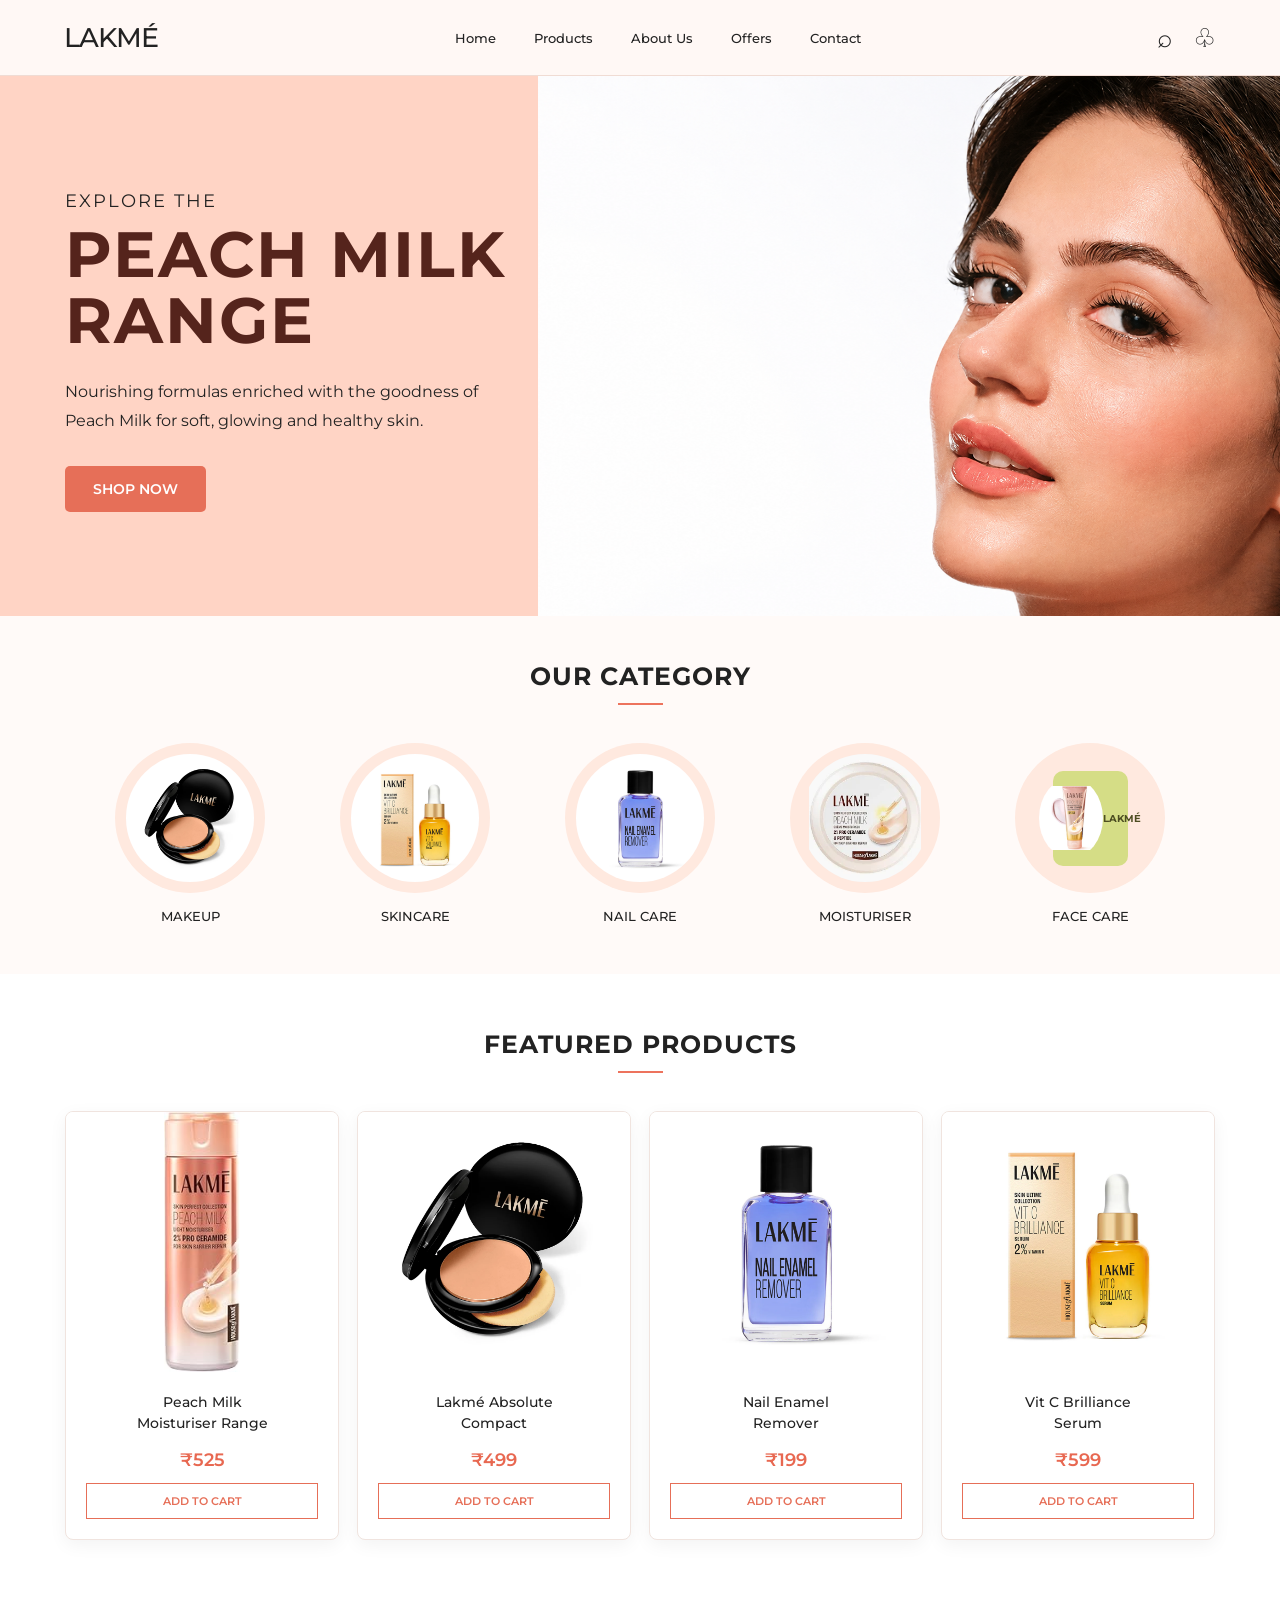
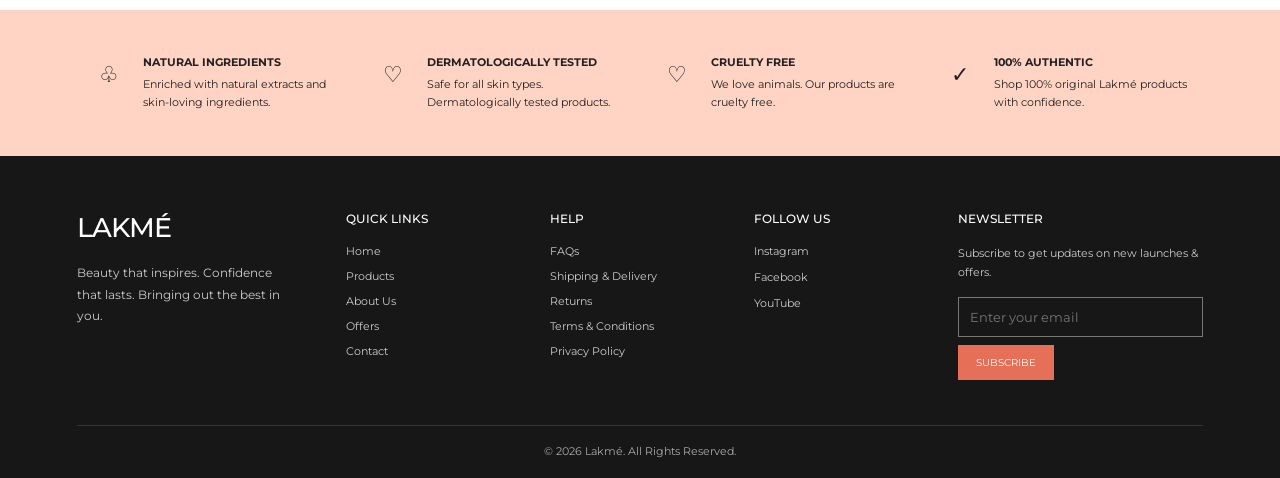
<file: Task-1 Landing-Page/index.html>
<!DOCTYPE html>
<html lang="en">

<head>
    <meta charset="UTF-8">
    <meta name="viewport" content="width=device-width, initial-scale=1.0">

    <title>Lakmé | Beauty & Skincare</title>

    <link rel="stylesheet" href="style.css">

    <link
        href="https://fonts.googleapis.com/css2?family=Montserrat:wght@400;500;600;700&display=swap"
        rel="stylesheet">
</head>

<body>

    <!-- ================= NAVBAR ================= -->

    <header class="navbar">

        <div class="nav-container">

            <a href="#" class="logo">LAKMÉ</a>

            <nav>
                <a href="#home">Home</a>
                <a href="#products">Products</a>
                <a href="#about">About Us</a>
                <a href="#offers">Offers</a>
                <a href="#contact">Contact</a>
            </nav>

            <div class="nav-icons">
                <span>⌕</span>
                <span>♧</span>
            </div>

        </div>

    </header>


    <!-- ================= HERO ================= -->

    <section class="hero" id="home">

        <div class="hero-content">

            <p class="small-title">
                EXPLORE THE
            </p>

            <h1>
                PEACH MILK<br>
                RANGE
            </h1>

            <p class="hero-text">
                Nourishing formulas enriched with the
                goodness of Peach Milk for soft,
                glowing and healthy skin.
            </p>

            <a href="#products" class="hero-btn">
                SHOP NOW
            </a>

        </div>

        <div class="hero-image">
            <img src="img/products-img/anti.png" alt="Lakme Peach Milk Range">
        </div>

    </section>


    <!-- ================= CATEGORIES ================= -->

    <section class="categories">

        <div class="section-title">

            <h2>OUR CATEGORY</h2>

            <span></span>

        </div>

        <div class="category-grid">

            <div class="category-card">

                <div class="category-image">
                    <img src="img/products-img/lakme.webp"
                        alt="Lakme Makeup">
                </div>

                <h3>MAKEUP</h3>

            </div>


            <div class="category-card">

                <div class="category-image">
                    <img src="img/products-img/serum.webp"
                        alt="Lakme Skincare">
                </div>

                <h3>SKINCARE</h3>

            </div>


            <div class="category-card">

                <div class="category-image">
                    <img src="img/products-img/lak.webp"
                        alt="Lakme Nail Care">
                </div>

                <h3>NAIL CARE</h3>

            </div>


            <div class="category-card">

                <div class="category-image peach-product">
                    <img src="img/products-img/shopping.webp"
                        alt="Lakme Moisturiser">
                </div>

                <h3>MOISTURISER</h3>

            </div>


            <div class="category-card">

                <div class="category-image">

                    <div class="face-care">
                      <img src="img/products-img/22.jpg" alt="">
                        LAKMÉ
                    </div>

                </div>

                <h3>FACE CARE</h3>

            </div>

        </div>

    </section>


    <!-- ================= PRODUCTS ================= -->

    <section class="products" id="products">

        <div class="section-title">

            <h2>FEATURED PRODUCTS</h2>

            <span></span>

        </div>


        <div class="product-grid">


            <!-- PRODUCT 1 -->

            <div class="product-card">

                <div class="product-image">

                    <img src="img/products-img/peach-milk.jpg"
                        alt="Peach Milk Moisturiser">

                </div>

                <div class="product-info">

                    <h3>
                        Peach Milk<br>
                        Moisturiser Range
                    </h3>

                    <p class="price">
                        ₹525
                    </p>

                    <button>
                        ADD TO CART
                    </button>

                </div>

            </div>


            <!-- PRODUCT 2 -->

            <div class="product-card">

                <div class="product-image">

                    <img src="img/products-img/lakme.webp"
                        alt="Lakme Absolute Compact">

                </div>

                <div class="product-info">

                    <h3>
                        Lakmé Absolute<br>
                        Compact
                    </h3>

                    <p class="price">
                        ₹499
                    </p>

                    <button>
                        ADD TO CART
                    </button>

                </div>

            </div>


            <!-- PRODUCT 3 -->

            <div class="product-card">

                <div class="product-image">

                    <img src="img/products-img/lak.webp"
                        alt="Lakme Nail Enamel Remover">

                </div>

                <div class="product-info">

                    <h3>
                        Nail Enamel<br>
                        Remover
                    </h3>

                    <p class="price">
                        ₹199
                    </p>

                    <button>
                        ADD TO CART
                    </button>

                </div>

            </div>


            <!-- PRODUCT 4 -->

            <div class="product-card">

                <div class="product-image">

                    <img src="img/products-img/serum.webp"
                        alt="Lakme Vit C Serum">

                </div>

                <div class="product-info">

                    <h3>
                        Vit C Brilliance<br>
                        Serum
                    </h3>

                    <p class="price">
                        ₹599
                    </p>

                    <button>
                        ADD TO CART
                    </button>

                </div>

            </div>

        </div>

    </section>


    <!-- ================= BENEFITS ================= -->

    <section class="benefits" id="about">

        <div class="benefit">

            <div class="benefit-icon">
                ♧
            </div>

            <div>
                <h3>NATURAL INGREDIENTS</h3>

                <p>
                    Enriched with natural extracts
                    and skin-loving ingredients.
                </p>
            </div>

        </div>


        <div class="benefit">

            <div class="benefit-icon">
                ♡
            </div>

            <div>
                <h3>DERMATOLOGICALLY TESTED</h3>

                <p>
                    Safe for all skin types.
                    Dermatologically tested products.
                </p>
            </div>

        </div>


        <div class="benefit">

            <div class="benefit-icon">
                ♡
            </div>

            <div>
                <h3>CRUELTY FREE</h3>

                <p>
                    We love animals.
                    Our products are cruelty free.
                </p>
            </div>

        </div>


        <div class="benefit">

            <div class="benefit-icon">
                ✓
            </div>

            <div>
                <h3>100% AUTHENTIC</h3>

                <p>
                    Shop 100% original Lakmé
                    products with confidence.
                </p>
            </div>

        </div>

    </section>


    <!-- ================= FOOTER ================= -->

    <footer id="contact">

        <div class="footer-grid">


            <div class="footer-brand">

                <div class="footer-logo">
                    LAKMÉ
                </div>

                <p>
                    Beauty that inspires.
                    Confidence that lasts.
                    Bringing out the best in you.
                </p>

            </div>


            <div>

                <h3>QUICK LINKS</h3>

                <a href="#home">Home</a>
                <a href="#products">Products</a>
                <a href="#about">About Us</a>
                <a href="#offers">Offers</a>
                <a href="#contact">Contact</a>

            </div>


            <div>

                <h3>HELP</h3>

                <a href="#">FAQs</a>
                <a href="#">Shipping & Delivery</a>
                <a href="#">Returns</a>
                <a href="#">Terms & Conditions</a>
                <a href="#">Privacy Policy</a>

            </div>


            <div>

                <h3>FOLLOW US</h3>

                <div class="socials">

                    <span>Instagram</span>
                    <span>Facebook</span>
                    <span>YouTube</span>

                </div>

            </div>


            <div>

                <h3>NEWSLETTER</h3>

                <p>
                    Subscribe to get updates on
                    new launches & offers.
                </p>

                <div class="newsletter">

                    <input
                        type="email"
                        placeholder="Enter your email">

                    <button>
                        SUBSCRIBE
                    </button>

                </div>

            </div>

        </div>


        <div class="copyright">

            © 2026 Lakmé. All Rights Reserved.

        </div>

    </footer>


</body>
</html>
</file>
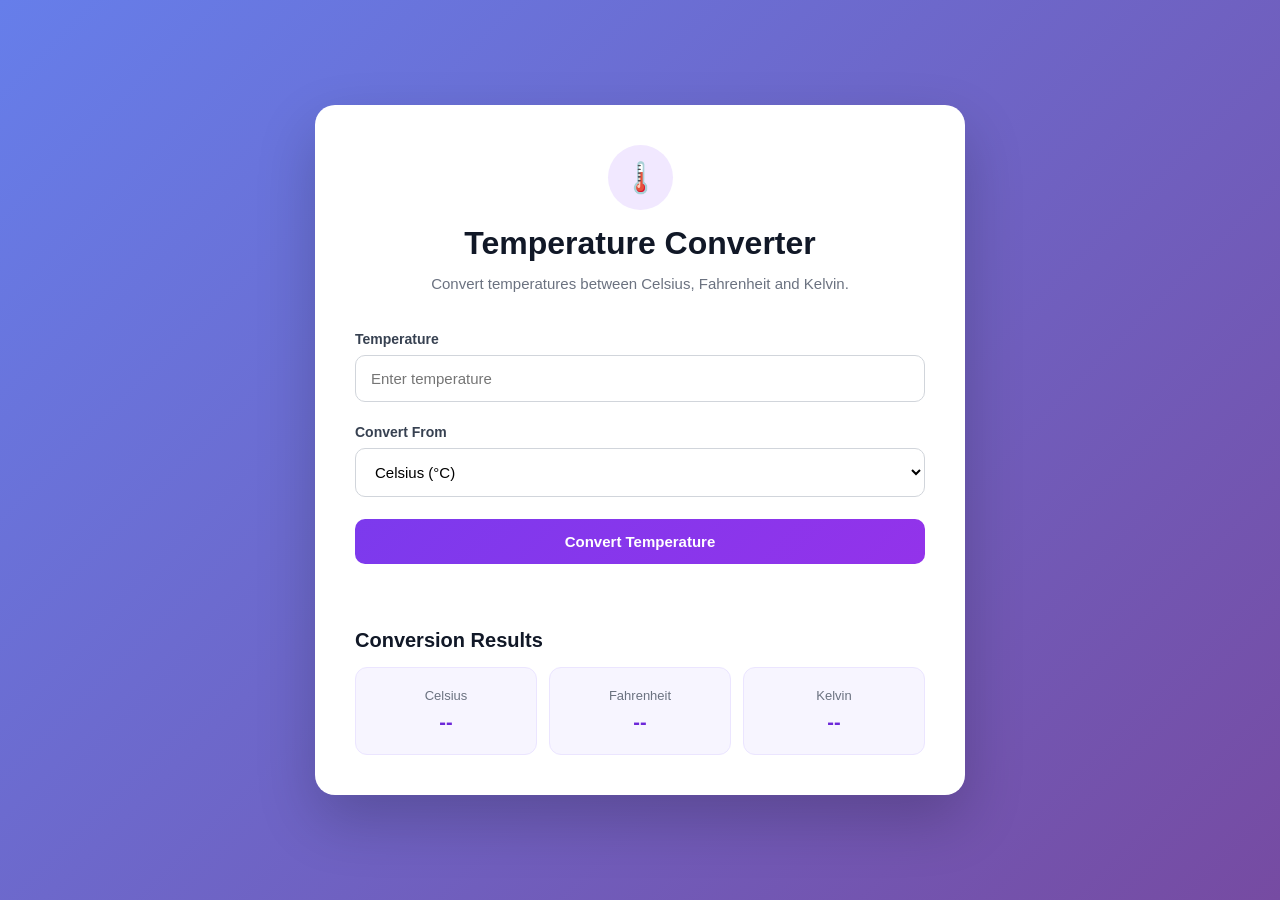
<file: Task-2 Temperature Converter/index.html>
<!DOCTYPE html>
<html lang="en">
<head>
    <meta charset="UTF-8">
    <meta name="viewport" content="width=device-width, initial-scale=1.0">

    <title>Temperature Converter</title>

    <link rel="stylesheet" href="temp.css">
    
</head>

<body>

    <div class="container">

        <div class="converter-card">

            <div class="header">
                <div class="icon">🌡️</div>

                <h1>Temperature Converter</h1>

                <p>
                    Convert temperatures between Celsius,
                    Fahrenheit and Kelvin.
                </p>
            </div>


            <form id="converterForm">

                <!-- Temperature Input -->
                <div class="form-group">

                    <label for="temperature">
                        Temperature
                    </label>

                    <input
                        type="number"
                        id="temperature"
                        placeholder="Enter temperature"
                        step="any"
                    >

                </div>


                <!-- Unit Selector -->
                <div class="form-group">

                    <label for="unit">
                        Convert From
                    </label>

                    <select id="unit">

                        <option value="celsius">
                            Celsius (°C)
                        </option>

                        <option value="fahrenheit">
                            Fahrenheit (°F)
                        </option>

                        <option value="kelvin">
                            Kelvin (K)
                        </option>

                    </select>

                </div>


                <!-- Convert Button -->
                <button type="submit" class="convert-btn">
                    Convert Temperature
                </button>

            </form>


            <!-- Error Message -->
            <div id="errorMessage" class="error-message"></div>


            <!-- Results -->
            <div class="results">

                <h2>Conversion Results</h2>

                <div class="result-grid">

                    <div class="result-card">

                        <span>Celsius</span>

                        <strong id="celsiusResult">
                            --
                        </strong>

                    </div>


                    <div class="result-card">

                        <span>Fahrenheit</span>

                        <strong id="fahrenheitResult">
                            --
                        </strong>

                    </div>


                    <div class="result-card">

                        <span>Kelvin</span>

                        <strong id="kelvinResult">
                            --
                        </strong>

                    </div>

                </div>

            </div>

        </div>

    </div>


    <script src="temp.js"></script>

</body>
</html>
</file>
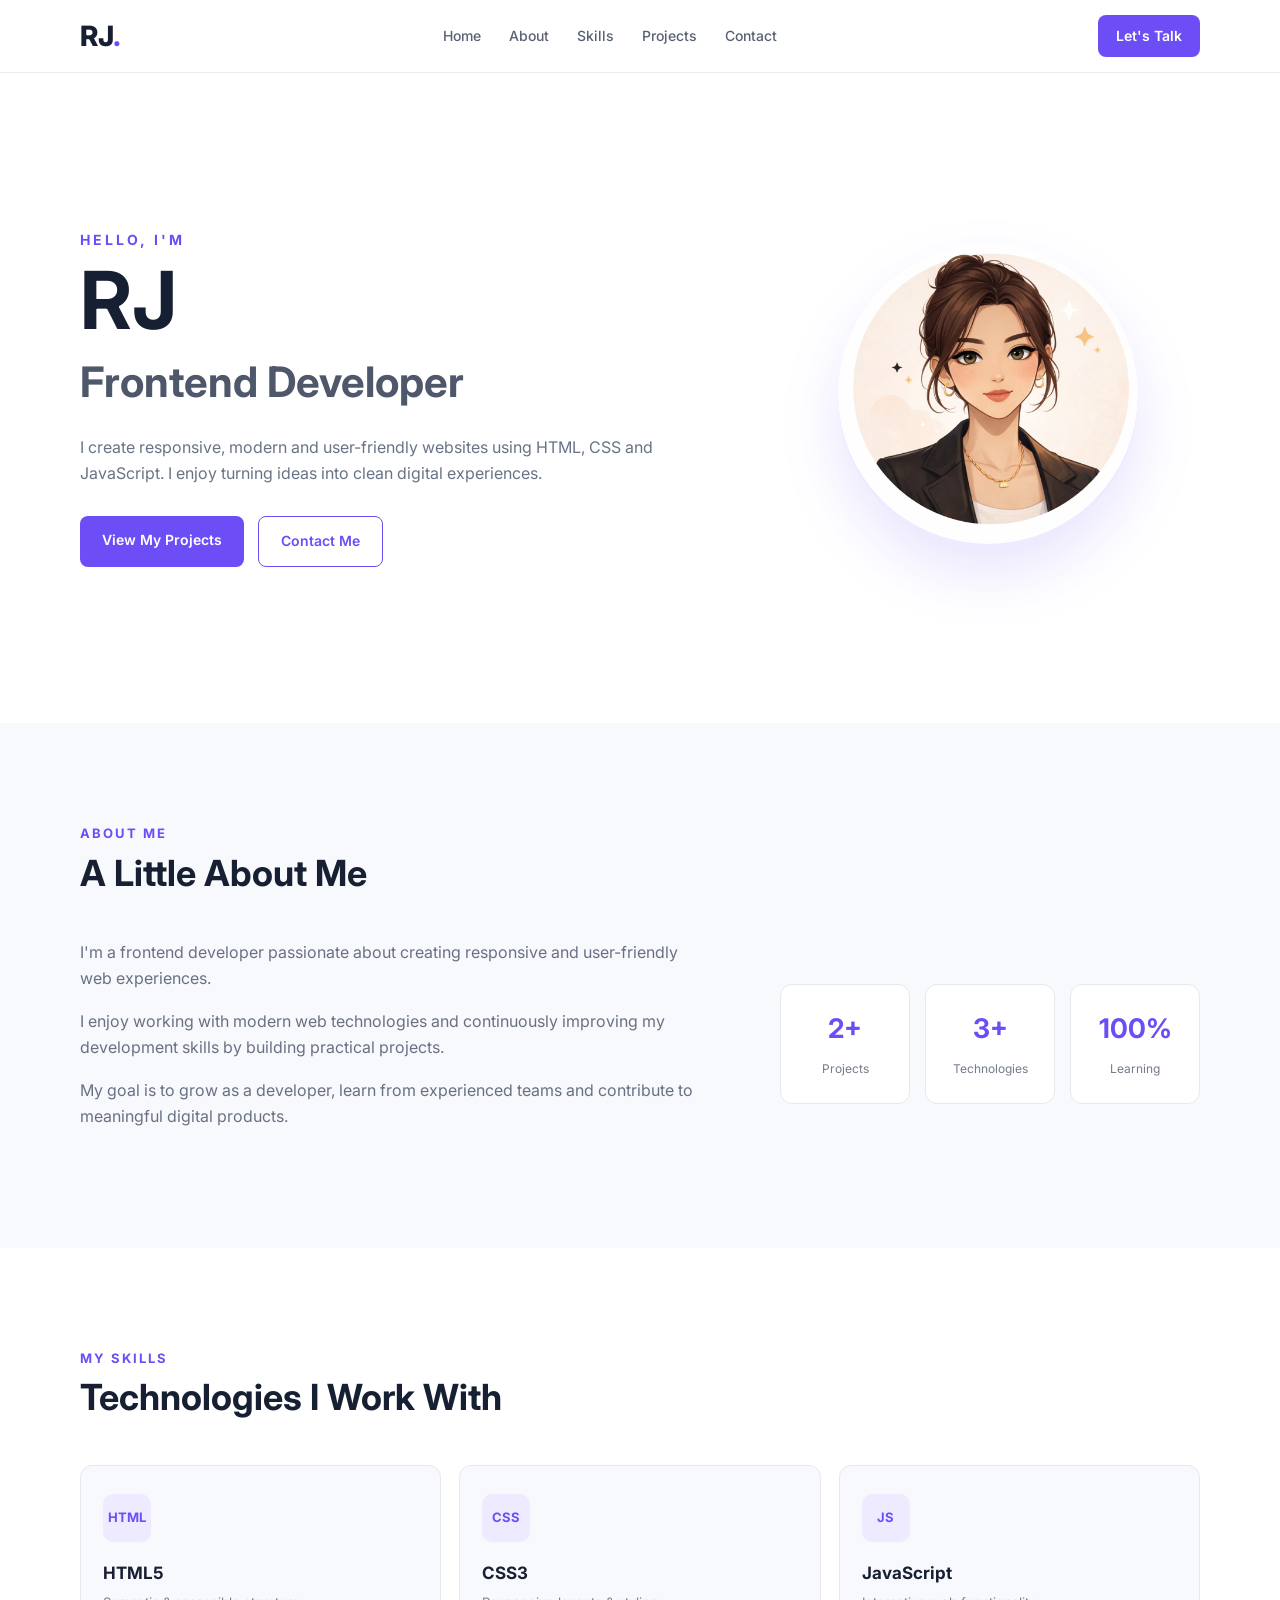
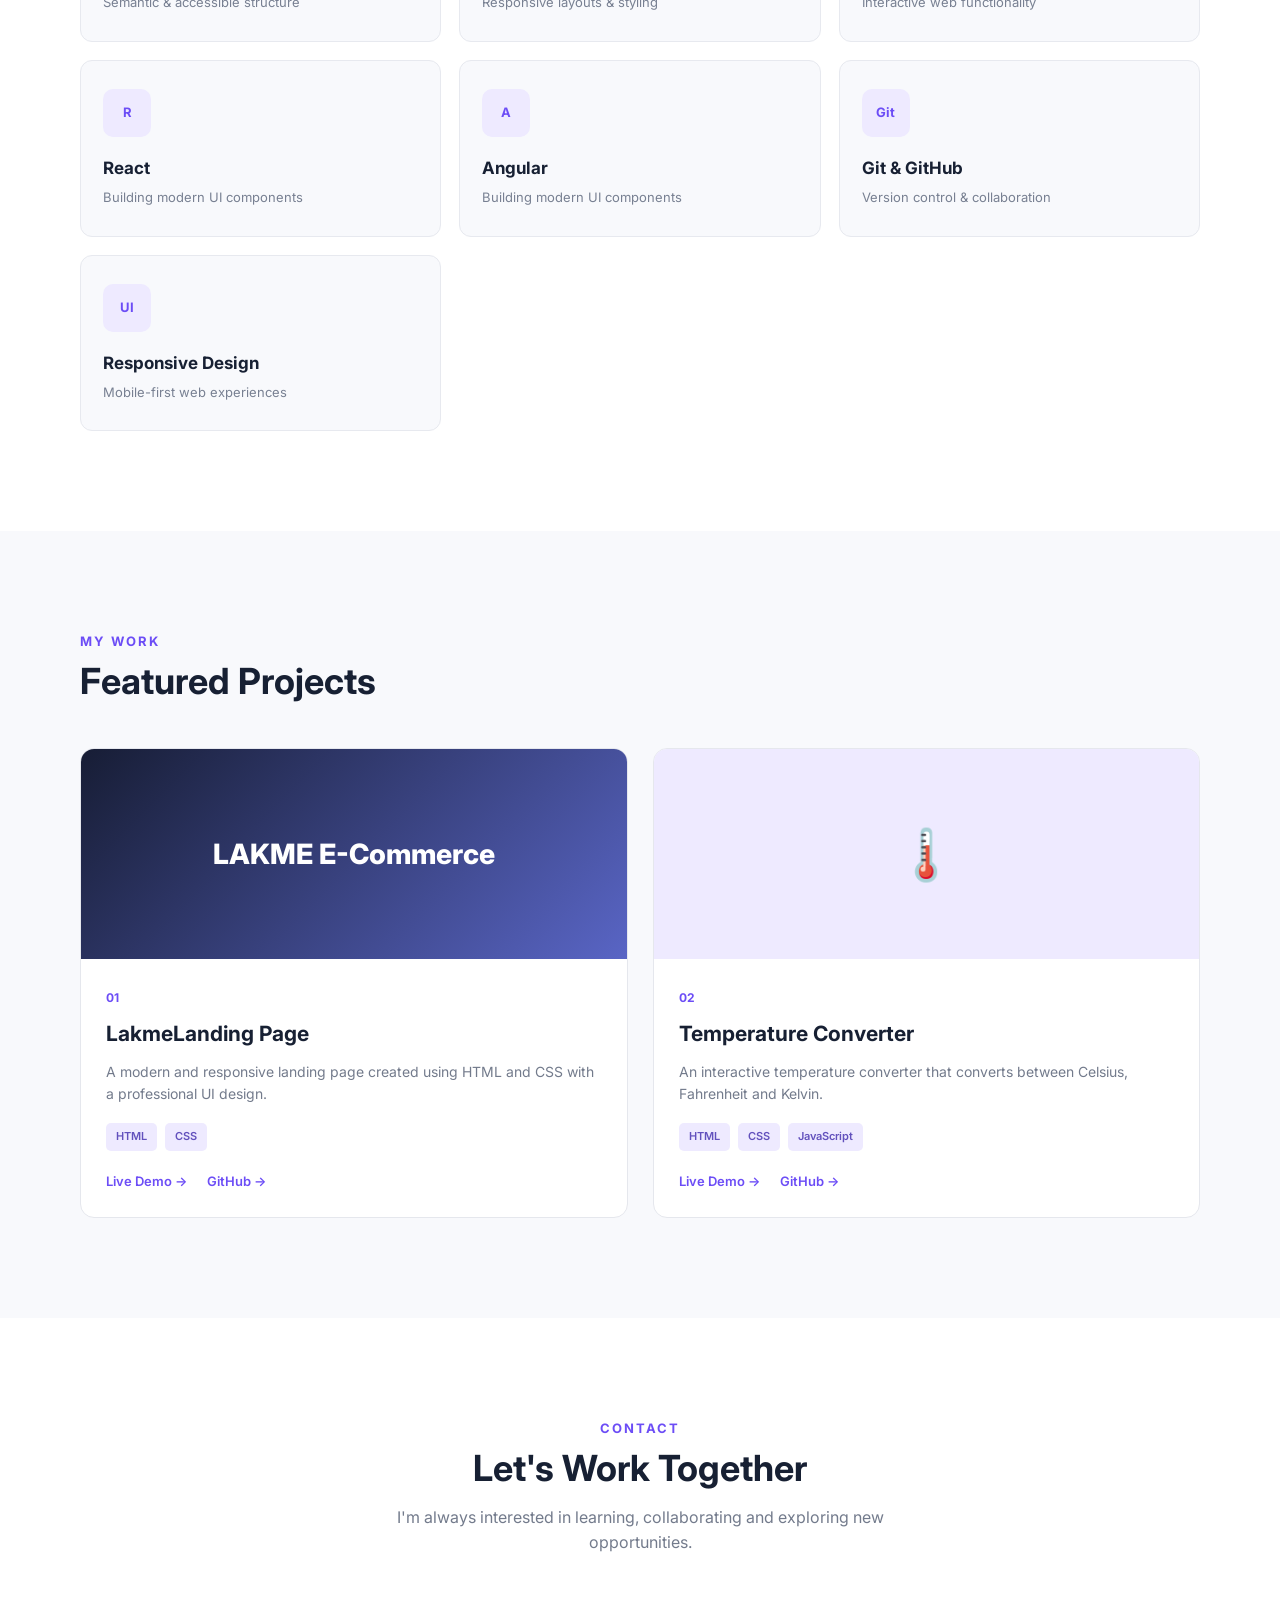
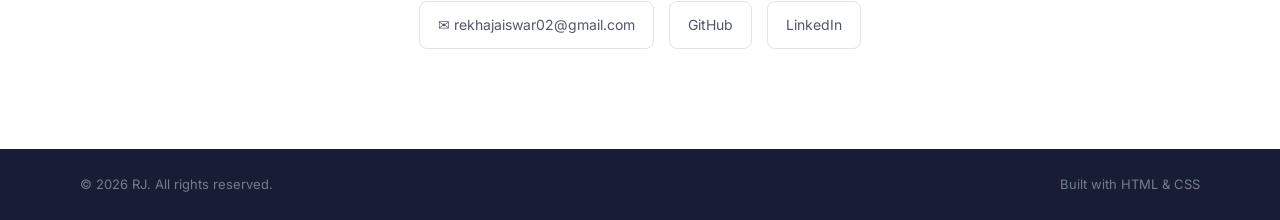
<file: Task-3 Portfolio/index.html>
<!doctype html>
<html lang="en">
  <head>
    <meta charset="UTF-8" />
    <meta name="viewport" content="width=device-width, initial-scale=1.0" />

    <title>RJ | Frontend Developer</title>

    <link rel="stylesheet" href="style.css" />

    <link
      href="https://fonts.googleapis.com/css2?family=Inter:wght@400;500;600;700;800&display=swap"
      rel="stylesheet" />
  </head>

  <body>
    <!-- ================= NAVBAR ================= -->

    <header class="navbar">
      <div class="container nav-container">
        <a href="#home" class="logo"> RJ<span>.</span> </a>

        <nav>
          <a href="#home">Home</a>
          <a href="#about">About</a>
          <a href="#skills">Skills</a>
          <a href="#projects">Projects</a>
          <a href="#contact">Contact</a>
        </nav>

        <a href="#contact" class="nav-button"> Let's Talk </a>
      </div>
    </header>

    <main>
      <!-- ================= HERO ================= -->

      <section class="hero" id="home">
        <div class="container hero-container">
          <div class="hero-content">
            <p class="intro">HELLO, I'M</p>

            <h1>RJ</h1>

            <h2>Frontend Developer</h2>

            <p class="hero-description">
              I create responsive, modern and user-friendly websites using HTML,
              CSS and JavaScript. I enjoy turning ideas into clean digital
              experiences.
            </p>

            <div class="hero-buttons">
              <a href="#projects" class="primary-button"> View My Projects </a>

              <a href="#contact" class="secondary-button"> Contact Me </a>
             
            </div>
          </div>

          <!-- Profile Avatar -->

          <div class="profile-container">
            <div class="profile-circle">
              <div clas="profile-avatar">
                <img
                  src="image/avtar.jpg"
                  alt="avatar" />
              </div>
            </div>
          </div>
        </div>
      </section>

      <!-- ================= ABOUT ================= -->

      <section class="section about" id="about">
        <div class="container">
          <div class="section-heading">
            <p>ABOUT ME</p>

            <h2>A Little About Me</h2>
          </div>

          <div class="about-content">
            <div class="about-text">
              <p>
                I'm a frontend developer passionate about creating responsive
                and user-friendly web experiences.
              </p>

              <p>
                I enjoy working with modern web technologies and continuously
                improving my development skills by building practical projects.
              </p>

              <p>
                My goal is to grow as a developer, learn from experienced teams
                and contribute to meaningful digital products.
              </p>
            </div>

            <div class="about-stats">
              <div class="stat">
                <strong>2+</strong>
                <span>Projects</span>
              </div>

              <div class="stat">
                <strong>3+</strong>
                <span>Technologies</span>
              </div>

              <div class="stat">
                <strong>100%</strong>
                <span>Learning</span>
              </div>
            </div>
          </div>
        </div>
      </section>

      <!-- ================= SKILLS ================= -->

      <section class="section skills" id="skills">
        <div class="container">
          <div class="section-heading">
            <p>MY SKILLS</p>

            <h2>Technologies I Work With</h2>
          </div>

          <div class="skills-grid">
            <div class="skill-card">
              <div class="skill-icon">HTML</div>
              <h3>HTML5</h3>
              <p>Semantic & accessible structure</p>
            </div>

            <div class="skill-card">
              <div class="skill-icon">CSS</div>
              <h3>CSS3</h3>
              <p>Responsive layouts & styling</p>
            </div>

            <div class="skill-card">
              <div class="skill-icon">JS</div>
              <h3>JavaScript</h3>
              <p>Interactive web functionality</p>
            </div>

            <div class="skill-card">
              <div class="skill-icon">R</div>
              <h3>React</h3>
              <p>Building modern UI components</p>
            </div>

            <div class="skill-card">
              <div class="skill-icon">A</div>
              <h3>Angular</h3>
              <p>Building modern UI components</p>
            </div>
            <div class="skill-card">
              <div class="skill-icon">Git</div>
              <h3>Git & GitHub</h3>
              <p>Version control & collaboration</p>
            </div>

            <div class="skill-card">
              <div class="skill-icon">UI</div>
              <h3>Responsive Design</h3>
              <p>Mobile-first web experiences</p>
            </div>
          </div>
        </div>
      </section>

      <!-- ================= PROJECTS ================= -->

      <section class="section projects" id="projects">
        <div class="container">
          <div class="section-heading">
            <p>MY WORK</p>

            <h2>Featured Projects</h2>
          </div>

          <div class="projects-grid">
            <!-- Project 1 -->

            <article class="project-card">
              <div class="project-image landing-preview">
                <span>LAKME E-Commerce</span>
              </div>

              <div class="project-content">
                <span class="project-number"> 01 </span>

                <h3>LakmeLanding Page</h3>

                <p>
                  A modern and responsive landing page created using HTML and
                  CSS with a professional UI design.
                </p>

                <div class="project-tech">
                  <span>HTML</span>
                  <span>CSS</span>
                </div>

                <div class="project-links">
                  <a href="https://rekhajaiswar.github.io/OIBSIP/Task-1%20Landing-Page/" target="_blank" rel="noopener"> Live Demo → </a>

                  <a href="#" target="_blank" rel="noopener"> GitHub → </a>
                </div>
              </div>
            </article>

            <!-- Project 2 -->

            <article class="project-card">
              <div class="project-image converter-preview">
                <span>🌡️</span>
              </div>

              <div class="project-content">
                <span class="project-number"> 02 </span>

                <h3>Temperature Converter</h3>

                <p>
                  An interactive temperature converter that converts between
                  Celsius, Fahrenheit and Kelvin.
                </p>

                <div class="project-tech">
                  <span>HTML</span>
                  <span>CSS</span>
                  <span>JavaScript</span>
                </div>

                <div class="project-links">
                  <a href="#" target="_blank"> Live Demo → </a>

                  <a href="#" target="_blank"> GitHub → </a>
                </div>
              </div>
            </article>
          </div>
        </div>
      </section>

      <!-- ================= CONTACT ================= -->

      <section class="contact section" id="contact">
        <div class="container contact-container">
          <div class="section-heading">
            <p>CONTACT</p>

            <h2>Let's Work Together</h2>

            <p class="contact-description">
              I'm always interested in learning, collaborating and exploring new
              opportunities.
            </p>
          </div>

          <div class="contact-info">
            <a href="mailto:your-email@gmail.com">
              ✉
              <span> rekhajaiswar02@gmail.com </span>
            </a>

            <a
              href="https://github.com/Rekhajaiswar"
              target="_blank"
              rel="noopener">
              GitHub
            </a>

            <a
              href="https://www.linkedin.com/in/rekha-jaiswar-81910b2a0/"
              target="_blank"
              rel="noopener">
              LinkedIn
            </a>
          </div>
        </div>
      </section>
    </main>

    <!-- ================= FOOTER ================= -->

    <footer>
      <div class="container footer-container">
        <p>© 2026 RJ. All rights reserved.</p>

        <p>Built with HTML & CSS</p>
      </div>
    </footer>
  </body>
</html>
</file>
<file: Task-1 Landing-Page/style.css>
/* =========================
   RESET
========================= */

* {
    margin: 0;
    padding: 0;
    box-sizing: border-box;
}

html {
    scroll-behavior: smooth;
}

body {
    font-family: "Montserrat", sans-serif;
    color: #222;
    background: #fff;
}

img {
    width: 100%;
    display: block;
}

a {
    text-decoration: none;
    color: inherit;
}

button,
input {
    font-family: inherit;
}


/* =========================
   NAVBAR
========================= */

.navbar {
    position: sticky;
    top: 0;
    z-index: 1000;

    background: #fff8f5;

    border-bottom: 1px solid #f0dcd4;
}

.nav-container {
    width: 90%;
    max-width: 1250px;

    min-height: 75px;

    margin: auto;

    display: flex;
    align-items: center;
    justify-content: space-between;
}

.logo,
.footer-logo {
    font-size: 27px;
    font-weight: 500;
    letter-spacing: -1px;
}

nav {
    display: flex;
    gap: 38px;
}

nav a {
    font-size: 13px;
    font-weight: 500;

    transition: 0.3s;
}

nav a:hover {
    color: #e96f57;
}

.nav-icons {
    display: flex;
    gap: 20px;

    font-size: 26px;
}


/* =========================
   HERO
========================= */

.hero {
    min-height: 540px;

    display: grid;
    grid-template-columns: 42% 58%;

    background: #ffd4c5;

    overflow: hidden;
}

.hero-content {
    padding: 80px 30px 70px 12%;

    display: flex;
    flex-direction: column;
    justify-content: center;

    position: relative;
    z-index: 2;
}

.small-title {
    margin-bottom: 10px;

    font-size: 18px;
    letter-spacing: 2px;
}

.hero h1 {
    margin-bottom: 25px;

    color: #55241c;

    font-size: clamp(45px, 5vw, 70px);
    line-height: 1.02;
    letter-spacing: 2px;
}

.hero-text {
    max-width: 430px;

    margin-bottom: 30px;

    font-size: 16px;
    line-height: 1.8;
}

.hero-btn {
    width: fit-content;

    padding: 14px 28px;

    border-radius: 5px;

    color: white;
    background: #e66f58;

    font-size: 14px;
    font-weight: 600;

    transition: 0.3s;
}

.hero-btn:hover {
    background: #cc5743;
    transform: translateY(-2px);
}

.hero-image {
    height: 540px;
    overflow: hidden;
}

.hero-image img {
    width: 100%;
    height: 100%;
    object-fit: cover;
}


/* =========================
   SECTION TITLE
========================= */

.section-title {
    text-align: center;

    margin-bottom: 38px;
}

.section-title h2 {
    font-size: 25px;
    letter-spacing: 1px;
}

.section-title span {
    display: block;

    width: 45px;
    height: 2px;

    margin: 12px auto 0;

    background: #ed735d;
}


/* =========================
   CATEGORIES
========================= */

.categories {
    padding: 45px 5% 50px;

    background: #fffaf8;
}

.category-grid {
    max-width: 1100px;

    margin: auto;

    display: grid;

    grid-template-columns:
        repeat(5, 1fr);

    gap: 25px;
}

.category-card {
    text-align: center;
}

.category-image {
    width: 150px;
    height: 150px;

    margin: auto auto 15px;

    display: flex;
    align-items: center;
    justify-content: center;

    overflow: hidden;

    border-radius: 50%;

    background: #ffe9df;
}

.category-image img {
    width: 85%;
    height: 85%;

    border-radius: 50%;

    object-fit: contain;
}

.category-card h3 {
    font-size: 13px;
    font-weight: 500;
}

.face-care {
    width: 75px;
    height: 95px;

    display: flex;
    align-items: center;
    justify-content: center;

    background: #d5dd86;

    border-radius: 10px;

    color: #4d4d22;

    font-size: 10px;
    font-weight: 700;
}


/* =========================
   PRODUCTS
========================= */

.products {
    padding: 55px 5% 70px;

    background: #fff;
}

.product-grid {
    max-width: 1150px;

    margin: auto;

    display: grid;

    grid-template-columns:
        repeat(4, 1fr);

    gap: 18px;
}

.product-card {
    overflow: hidden;

    border: 1px solid #f0e4df;

    border-radius: 8px;

    background: white;

    box-shadow:
        0 5px 18px rgba(0, 0, 0, 0.05);

    transition: 0.3s;
}

.product-card:hover {
    transform: translateY(-5px);

    box-shadow:
        0 15px 30px rgba(0, 0, 0, 0.08);
}

.product-image {
    height: 260px;

    display: flex;
    align-items: center;
    justify-content: center;

    overflow: hidden;

    background: #fff;
}

.product-image img {
    width: 100%;
    height: 100%;

    object-fit: contain;

    transition: 0.4s;
}

.product-card:hover .product-image img {
    transform: scale(1.05);
}

.product-info {
    padding: 20px;

    text-align: center;
}

.product-info h3 {
    min-height: 45px;

    font-size: 14px;
    font-weight: 500;

    line-height: 1.5;
}

.price {
    margin: 12px 0;

    color: #e86851;

    font-size: 18px;
    font-weight: 600;
}

.product-info button {
    width: 100%;

    padding: 10px;

    cursor: pointer;

    border: 1px solid #e66f58;

    background: white;

    color: #e66f58;

    font-size: 11px;
    font-weight: 600;

    transition: 0.3s;
}

.product-info button:hover {
    color: white;
    background: #e66f58;
}


/* =========================
   BENEFITS
========================= */

.benefits {
    padding: 45px 7%;

    display: grid;

    grid-template-columns:
        repeat(4, 1fr);

    gap: 35px;

    background: #ffd4c5;
}

.benefit {
    display: flex;

    gap: 15px;

    align-items: flex-start;
}

.benefit-icon {
    min-width: 38px;
    height: 38px;

    display: flex;
    align-items: center;
    justify-content: center;

    font-size: 22px;
}

.benefit h3 {
    margin-bottom: 7px;

    font-size: 11px;
}

.benefit p {
    font-size: 11px;
    line-height: 1.6;
}


/* =========================
   FOOTER
========================= */

footer {
    padding: 55px 6% 20px;

    color: white;

    background: #171717;
}

.footer-grid {
    max-width: 1250px;

    margin: auto;

    display: grid;

    grid-template-columns:
        1.4fr 1fr 1fr 1fr 1.5fr;

    gap: 40px;
}

.footer-brand p {
    max-width: 220px;

    margin-top: 18px;

    color: #ccc;

    font-size: 12px;
    line-height: 1.8;
}

footer h3 {
    margin-bottom: 18px;

    font-size: 12px;
    font-weight: 500;
}

footer a {
    display: block;

    margin-bottom: 11px;

    color: #ccc;

    font-size: 11px;
}

footer a:hover {
    color: #ff927b;
}

.socials {
    display: flex;

    flex-direction: column;

    gap: 12px;
}

.socials span {
    color: #ccc;

    font-size: 11px;
}

footer p {
    color: #ccc;

    font-size: 11px;

    line-height: 1.7;
}

.newsletter {
    margin-top: 15px;
}

.newsletter input {
    width: 100%;

    padding: 11px;

    border: 1px solid #777;

    outline: none;

    color: white;

    background: transparent;
}

.newsletter button {
    margin-top: 8px;

    padding: 11px 18px;

    cursor: pointer;

    border: none;

    color: white;

    background: #e66f58;

    font-size: 10px;
}

.copyright {
    max-width: 1250px;

    margin: 45px auto 0;
    padding-top: 18px;

    border-top: 1px solid #333;

    text-align: center;

    color: #aaa;

    font-size: 11px;
}


/* =========================
   RESPONSIVE
========================= */

@media (max-width: 950px) {

    nav {
        gap: 18px;
    }

    .hero {
        grid-template-columns: 1fr;
    }

    .hero-content {
        padding: 70px 8%;
    }

    .hero-image {
        height: 450px;
    }

    .category-grid {
        grid-template-columns:
            repeat(3, 1fr);
    }

    .product-grid {
        grid-template-columns:
            repeat(2, 1fr);
    }

    .benefits {
        grid-template-columns:
            repeat(2, 1fr);
    }

    .footer-grid {
        grid-template-columns:
            repeat(2, 1fr);
    }
}


@media (max-width: 650px) {

    .nav-container {
        min-height: 65px;
    }

    nav {
        display: none;
    }

    .nav-icons {
        font-size: 22px;
    }

    .hero-content {
        padding: 60px 7%;
    }

    .hero h1 {
        font-size: 48px;
    }

    .hero-image {
        height: 350px;
    }

    .category-grid {
        grid-template-columns:
            repeat(2, 1fr);

        gap: 30px 15px;
    }

    .category-image {
        width: 125px;
        height: 125px;
        margin-bottom: 10px;
        border-radius:40px;
    }

    .product-grid {
        grid-template-columns: 1fr;
    }

    .benefits {
        grid-template-columns: 1fr;
    }

    .footer-grid {
        grid-template-columns: 1fr;
    }
}
</file>
<file: Task-2 Temperature Converter/temp.css>
/* =========================
   RESET
========================= */

* {
    margin: 0;
    padding: 0;
    box-sizing: border-box;
}


/* =========================
   BODY
========================= */

body {
    min-height: 100vh;

    display: flex;
    justify-content: center;
    align-items: center;

    padding: 30px;

    font-family: Arial, sans-serif;

    background:
        linear-gradient(
            135deg,
            #667eea,
            #764ba2
        );

    color: #1f2937;
}


/* =========================
   CONTAINER
========================= */

.container {
    width: 100%;
    max-width: 650px;
}


/* =========================
   CARD
========================= */

.converter-card {
    padding: 40px;

    border-radius: 20px;

    background: #ffffff;

    box-shadow:
        0 25px 60px rgba(0, 0, 0, 0.2);
}


/* =========================
   HEADER
========================= */

.header {
    text-align: center;

    margin-bottom: 35px;
}

.icon {
    width: 65px;
    height: 65px;

    display: flex;
    align-items: center;
    justify-content: center;

    margin: 0 auto 15px;

    border-radius: 50%;

    background: #f1e8ff;

    font-size: 30px;
}

.header h1 {
    margin-bottom: 10px;

    font-size: 32px;

    color: #111827;
}

.header p {
    color: #6b7280;

    font-size: 15px;

    line-height: 1.6;
}


/* =========================
   FORM
========================= */

.form-group {
    margin-bottom: 22px;
}

.form-group label {
    display: block;

    margin-bottom: 8px;

    font-size: 14px;
    font-weight: 600;

    color: #374151;
}


/* =========================
   INPUT & SELECT
========================= */

input,
select {
    width: 100%;

    padding: 14px 15px;

    border: 1px solid #d1d5db;

    border-radius: 10px;

    outline: none;

    background: #ffffff;

    font-size: 15px;

    transition: 0.3s;
}

input:focus,
select:focus {
    border-color: #7c3aed;

    box-shadow:
        0 0 0 3px rgba(124, 58, 237, 0.1);
}


/* =========================
   BUTTON
========================= */

.convert-btn {
    width: 100%;

    padding: 14px;

    border: none;
    border-radius: 10px;

    color: #ffffff;

    background:
        linear-gradient(
            135deg,
            #7c3aed,
            #9333ea
        );

    font-size: 15px;
    font-weight: 600;

    cursor: pointer;

    transition: 0.3s;
}

.convert-btn:hover {
    transform: translateY(-2px);

    box-shadow:
        0 10px 25px rgba(124, 58, 237, 0.3);
}


/* =========================
   ERROR
========================= */

.error-message {
    min-height: 25px;

    margin-top: 15px;

    text-align: center;

    color: #dc2626;

    font-size: 14px;
}


/* =========================
   RESULTS
========================= */

.results {
    margin-top: 25px;
}

.results h2 {
    margin-bottom: 15px;

    font-size: 20px;

    color: #111827;
}

.result-grid {
    display: grid;

    grid-template-columns:
        repeat(3, 1fr);

    gap: 12px;
}

.result-card {
    padding: 20px 10px;

    text-align: center;

    border-radius: 12px;

    background: #f7f5ff;

    border: 1px solid #ebe5ff;
}

.result-card span {
    display: block;

    margin-bottom: 8px;

    color: #6b7280;

    font-size: 13px;
}

.result-card strong {
    color: #6d28d9;

    font-size: 20px;
}


/* =========================
   MOBILE RESPONSIVE
========================= */

@media (max-width: 600px) {

    body {
        padding: 15px;
    }

    .converter-card {
        padding: 25px 20px;
    }

    .header h1 {
        font-size: 26px;
    }

    .result-grid {
        grid-template-columns: 1fr;
    }

    .result-card {
        padding: 15px;
    }
}
</file>
<file: Task-3 Portfolio/style.css>
/* =========================
   RESET
========================= */

* {
    margin: 0;
    padding: 0;
    box-sizing: border-box;
}

html {
    scroll-behavior: smooth;
}

body {
    font-family: "Inter", sans-serif;
    color: #172033;
    background: #f8f9fc;
    line-height: 1.6;
}

a {
    text-decoration: none;
    color: inherit;
}

.container {
    width: 90%;
    max-width: 1120px;
    margin: auto;
}


.navbar {
    position: sticky;
    top: 0;
    z-index: 1000;

    background: rgba(255, 255, 255, 0.95);
    border-bottom: 1px solid #e8eaf0;

}

.nav-container {
    min-height: 72px;

    display: flex;
    align-items: center;
    justify-content: space-between;
}

.logo {
    font-size: 28px;
    font-weight: 800;
}

.logo span {
    color: #6c4df6;
}

nav {
    display: flex;
    gap: 28px;
}

nav a {
    font-size: 14px;
    font-weight: 500;
    color: #596174;

    transition: 0.3s;
}

nav a:hover {
    color: #6c4df6;
}

.nav-button {
    padding: 10px 18px;

    border-radius: 8px;

    color: white;
    background: #6c4df6;

    font-size: 14px;
    font-weight: 600;

    transition: 0.3s;
}

.nav-button:hover {
    background: #5538dc;
    transform: translateY(-2px);
}


/* =========================
   HERO
========================= */

.hero {
    min-height: 650px;

    display: flex;
    align-items: center;

    background: #ffffff;
}

.hero-container {
    display: grid;
    grid-template-columns: 1.2fr 0.8fr;

    align-items: center;

    gap: 60px;
}

.intro {
    margin-bottom: 8px;

    color: #6c4df6;

    font-size: 14px;
    font-weight: 700;
    letter-spacing: 3px;
}

.hero h1 {
    font-size: clamp(50px, 10vw, 80px);
    line-height: 1;
    margin-bottom: 8px;
}

.hero h2 {
    margin-bottom: 20px;

    font-size: clamp(28px, 4vw, 42px);

    color: #4f586b;
}

.hero-description {
    max-width: 600px;

    margin-bottom: 30px;

    color: #697386;

    font-size: 16px;
}

.hero-buttons {
    display: flex;
    gap: 14px;

    flex-wrap: wrap;
}

.primary-button,
.secondary-button {
    display: inline-block;

    padding: 13px 22px;

    border-radius: 8px;

    font-size: 14px;
    font-weight: 600;

    transition: 0.3s;
}

.primary-button {
    color: white;
    background: #6c4df6;
}

.primary-button:hover {
    background: #5538dc;
    transform: translateY(-2px);
}

.secondary-button {
    color: #6c4df6;

    border: 1px solid #6c4df6;
}

.secondary-button:hover {
    color: white;
    background: #6c4df6;
}
.third-btn{
    display: inline-block;

    padding: 13px 22px;

    border-radius: 8px;

    font-size: 14px;
    font-weight: 600;

    transition: 0.3s;
    color:#5538dc;
    border: 1px solid #5538dc;

}
.third-btn:hover{
  color: white;
  background: #5538dc;


}
/* =========================
   PROFILE
========================= */

.profile-container {
    display: flex;
    justify-content: center;
}

.profile-circle {
    width: 300px;
    height: 300px;

    display: flex;
    justify-content: center;
    align-items: center;

    border-radius: 50%;

    background: #eeeaff;

    box-shadow:
        0 25px 60px rgba(108, 77, 246, 0.15);
}

.profile-avatar {
    width: 220px;
    height: 220px;

    display: flex;
    align-items: center;
    justify-content: center;

    border-radius: 50%;

    color: white;

    background:
        linear-gradient(
            135deg,
            #6c4df6,
            #9b7cff
        );

    font-size: 60px;
    font-weight: 800;
}

img{
    width:300px;
    height:300px;
    border-radius:50%;
}

.section {
    padding: 100px 0;
}

.section-heading {
    margin-bottom: 45px;
}

.section-heading > p:first-child {
    margin-bottom: 8px;

    color: #6c4df6;

    font-size: 13px;
    font-weight: 700;

    letter-spacing: 2px;
}

.section-heading h2 {
    font-size: 36px;
    line-height: 1.2;
}


/* =========================
   ABOUT
========================= */

.about {
    background: #f8f9fc;
}

.about-content {
    display: grid;
    grid-template-columns: 1.5fr 1fr;

    gap: 70px;

    align-items: center;
}

.about-text p {
    margin-bottom: 18px;

    color: #687184;

    font-size: 16px;
}

.about-stats {
    display: grid;
    grid-template-columns: repeat(3, 1fr);

    gap: 15px;
}

.stat {
    padding: 22px 10px;

    text-align: center;

    background: white;

    border: 1px solid #e7e9ef;
    border-radius: 12px;
}

.stat strong {
    display: block;

    margin-bottom: 5px;

    color: #6c4df6;

    font-size: 27px;
}

.stat span {
    color: #737b8c;

    font-size: 12px;
}


/* =========================
   SKILLS
========================= */

.skills {
    background: #ffffff;
}

.skills-grid {
    display: grid;

    grid-template-columns:
        repeat(3, 1fr);

    gap: 18px;
}

.skill-card {
    padding: 28px 22px;

    background: #f8f9fc;

    border: 1px solid #e7e9ef;
    border-radius: 12px;

    transition: 0.3s;
}

.skill-card:hover {
    transform: translateY(-5px);

    border-color: #c9c0ff;

    box-shadow:
        0 15px 35px rgba(0, 0, 0, 0.07);
}

.skill-icon {
    width: 48px;
    height: 48px;

    display: flex;
    align-items: center;
    justify-content: center;

    margin-bottom: 18px;

    border-radius: 10px;

    color: #6c4df6;
    background: #eeeaff;

    font-size: 13px;
    font-weight: 700;
}

.skill-card h3 {
    margin-bottom: 5px;

    font-size: 17px;
}

.skill-card p {
    color: #788092;

    font-size: 13px;
}


/* =========================
   PROJECTS
========================= */

.projects {
    background: #f8f9fc;
}

.projects-grid {
    display: grid;

    grid-template-columns:
        repeat(2, 1fr);

    gap: 25px;
}

.project-card {
    overflow: hidden;

    background: white;

    border: 1px solid #e5e7ed;

    border-radius: 14px;

    transition: 0.3s;
}

.project-card:hover {
    transform: translateY(-5px);

    box-shadow:
        0 18px 40px rgba(0, 0, 0, 0.08);
}

.project-image {
    height: 210px;

    display: flex;
    align-items: center;
    justify-content: center;

    font-size: 28px;
    font-weight: 800;
}
.project-image {
     height: 210px;

    display: flex;
    align-items: center;
    justify-content: center;

    font-size: 28px;
    font-weight: 800;

}
.landing-preview {
    color: white;

    background:
        linear-gradient(
            135deg,
            #171d35,
            #5965c5
        );
}

.converter-preview {
    background: #eeeaff;

    color: #6c4df6;

    font-size: 50px;
}

.project-content {
    padding: 25px;
}

.project-number {
    color: #6c4df6;

    font-size: 12px;
    font-weight: 700;
}

.project-content h3 {
    margin: 7px 0 10px;

    font-size: 21px;
}

.project-content p {
    margin-bottom: 18px;

    color: #737b8c;

    font-size: 14px;
}

.project-tech {
    display: flex;
    gap: 8px;

    flex-wrap: wrap;

    margin-bottom: 20px;
}

.project-tech span {
    padding: 5px 10px;

    border-radius: 5px;

    color: #6251bd;

    background: #eeeaff;

    font-size: 11px;
    font-weight: 600;
}

.project-links {
    display: flex;
    gap: 20px;
}

.project-links a {
    color: #6c4df6;

    font-size: 13px;
    font-weight: 600;
}

.project-links a:hover {
    text-decoration: underline;
}


/* =========================
   CONTACT
========================= */

.contact {
    text-align: center;

    background: #ffffff;
}

.contact-description {
    max-width: 550px;

    margin: 15px auto 0;

    color: #737b8c;
}

.contact-info {
    display: flex;

    justify-content: center;

    gap: 15px;

    flex-wrap: wrap;

    margin-top: 30px;
}

.contact-info a {
    padding: 12px 18px;

    border: 1px solid #e1e4eb;

    border-radius: 8px;

    color: #4f586b;

    font-size: 14px;

    transition: 0.3s;
}

.contact-info a:hover {
    color: #6c4df6;

    border-color: #6c4df6;
}


/* =========================
   FOOTER
========================= */

footer {
    padding: 25px 0;

    color: #747c8d;

    background: #171d35;

    font-size: 13px;
}

.footer-container {
    display: flex;

    align-items: center;
    justify-content: space-between;

    gap: 20px;
}


/* =========================
   RESPONSIVE
========================= */

@media (max-width: 850px) {

    nav {
        gap: 15px;
    }

    .hero-container {
        grid-template-columns: 1fr;

        text-align: center;

        padding: 70px 0;
    }

    .hero-description {
        margin-left: auto;
        margin-right: auto;
    }

    .hero-buttons {
        justify-content: center;
    }

    .profile-container {
        order: -1;
    }

    .profile-circle {
        width: 220px;
        height: 220px;
    }

    .profile-avatar {
        width: 160px;
        height: 160px;

        font-size: 45px;
    }

    .about-content {
        grid-template-columns: 1fr;

        gap: 35px;
    }
}


@media (max-width: 650px) {

    .nav-container {
        flex-wrap: wrap;

        padding: 15px 0;
    }

    nav {
        width: 100%;

        order: 3;

        justify-content: center;

        padding-top: 12px;

        gap: 18px;
    }

    .nav-button {
        display: none;
    }

    .hero {
        min-height: auto;
    }

    .section {
        padding: 70px 0;
    }

    .section-heading h2 {
        font-size: 29px;
    }

    .skills-grid,
    .projects-grid {
        grid-template-columns: 1fr;
    }

    .about-stats {
        grid-template-columns: 1fr;
    }

    .footer-container {
        flex-direction: column;

        text-align: center;
    }
}


@media (max-width: 420px) {

    .container {
        width: 92%;
    }

    .hero h1 {
        font-size: 65px;
    }

    .hero h2 {
        font-size: 27px;
    }

    .profile-circle {
        width: 190px;
        height: 190px;
    }

    .profile-avatar {
        width: 140px;
        height: 140px;

        font-size: 38px;
    }

    nav {
        gap: 10px;
    }

    nav a {
        font-size: 12px;
    }
}
</file>
